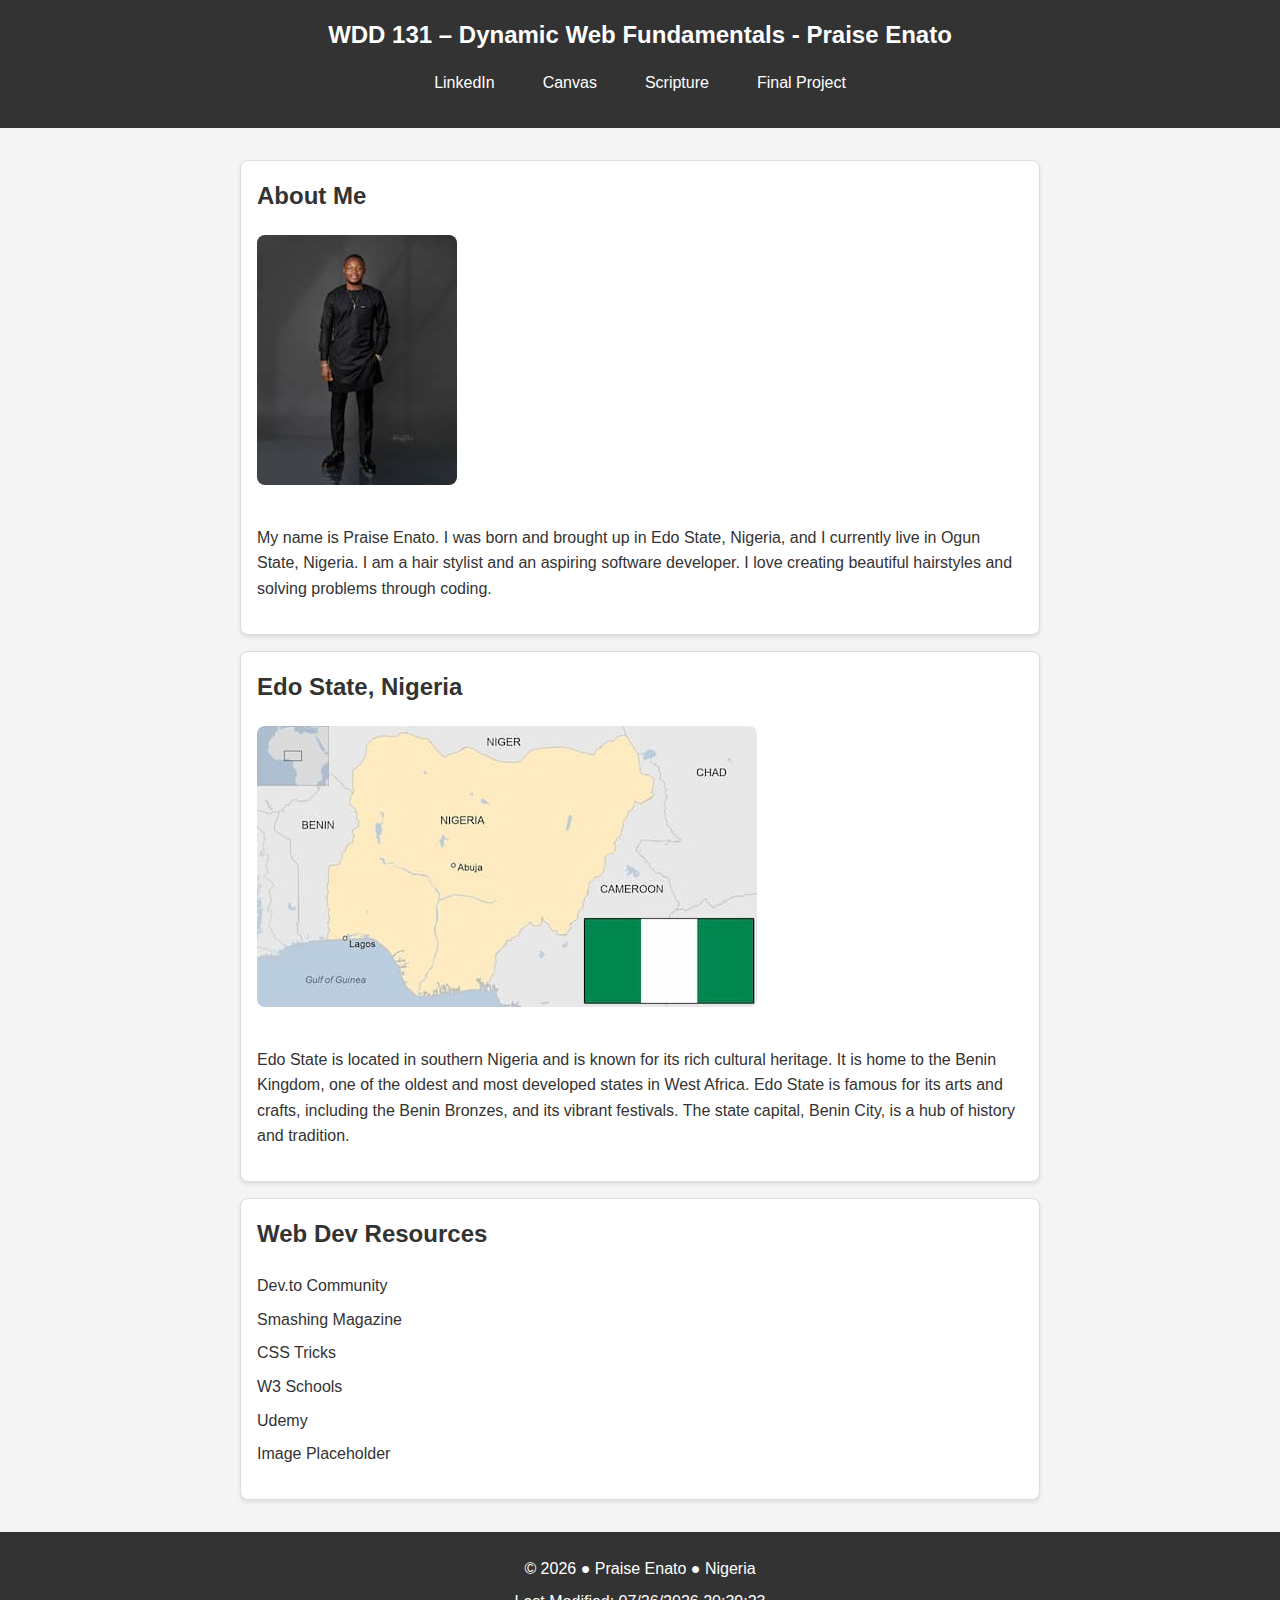
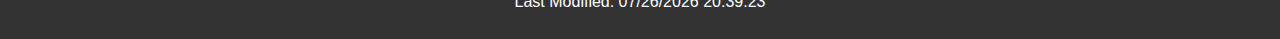
<file: index.html>
<!DOCTYPE html>
<html lang="en">
<head>
  <meta charset="UTF-8">
  <meta name="viewport" content="width=device-width, initial-scale=1.0">
  <meta name="description" content="WDD 131 – Dynamic Web Fundamentals - Praise Enato. A course landing page showcasing web development skills.">
  <meta name="author" content="Praise Enato">
  <title>WDD 131 – Dynamic Web Fundamentals - Praise Enato</title>
  <link rel="stylesheet" href="styles/base.css">
  <script src="scripts/getdates.js" defer></script>
</head>
<body>
  <header>
    <h1>WDD 131 – Dynamic Web Fundamentals - Praise Enato</h1>
    <nav>
      <ul>
        <li><a href="https://www.linkedin.com/in/praise-enato-1bb449109/" target="_blank">LinkedIn</a></li>
        <li><a href="https://byupw.instructure.com/" target="_blank">Canvas</a></li>
        <li><a href="https://www.churchofjesuschrist.org/study/scriptures/bofm/1-ne/3?lang=eng&id=p7#p7" target="_blank">Scripture</a></li>
        <li><a href="#">Final Project</a></li>
      </ul>
    </nav>
  </header>
  <main>
    <section class="card">
      <h2>About Me</h2>
      <img src="images/profile.jpg" alt="Praise Enato">
      <p>My name is Praise Enato. I was born and brought up in Edo State, Nigeria, and I currently live in Ogun State, Nigeria. I am a hair stylist and an aspiring software developer. I love creating beautiful hairstyles and solving problems through coding.</p>
    </section>
    <section class="card">
      <h2>Edo State, Nigeria</h2>
      <img src="images/nigeria.jpg" alt="Edo State, Nigeria">
      <p>Edo State is located in southern Nigeria and is known for its rich cultural heritage. It is home to the Benin Kingdom, one of the oldest and most developed states in West Africa. Edo State is famous for its arts and crafts, including the Benin Bronzes, and its vibrant festivals. The state capital, Benin City, is a hub of history and tradition.</p>
    </section>
    <section class="card">
      <h2>Web Dev Resources</h2>
      <ul>
        <li><a href="https://dev.to" target="_blank">Dev.to Community</a></li>
        <li><a href="https://www.smashingmagazine.com" target="_blank">Smashing Magazine</a></li>
        <li><a href="https://css-tricks.com" target="_blank">CSS Tricks</a></li>
        <li><a href="https://www.w3schools.com" target="_blank">W3 Schools</a></li>
        <li><a href="https://www.udemy.com" target="_blank">Udemy</a></li>
        <li><a href="https://placeholder.com" target="_blank">Image Placeholder</a></li>
      </ul>
    </section>
  </main>
  <footer>
    <p>&copy; <span id="currentyear"></span> ● Praise Enato ● Nigeria</p>
    <p id="lastModified"></p>
  </footer>
</body>
</html>
</file>
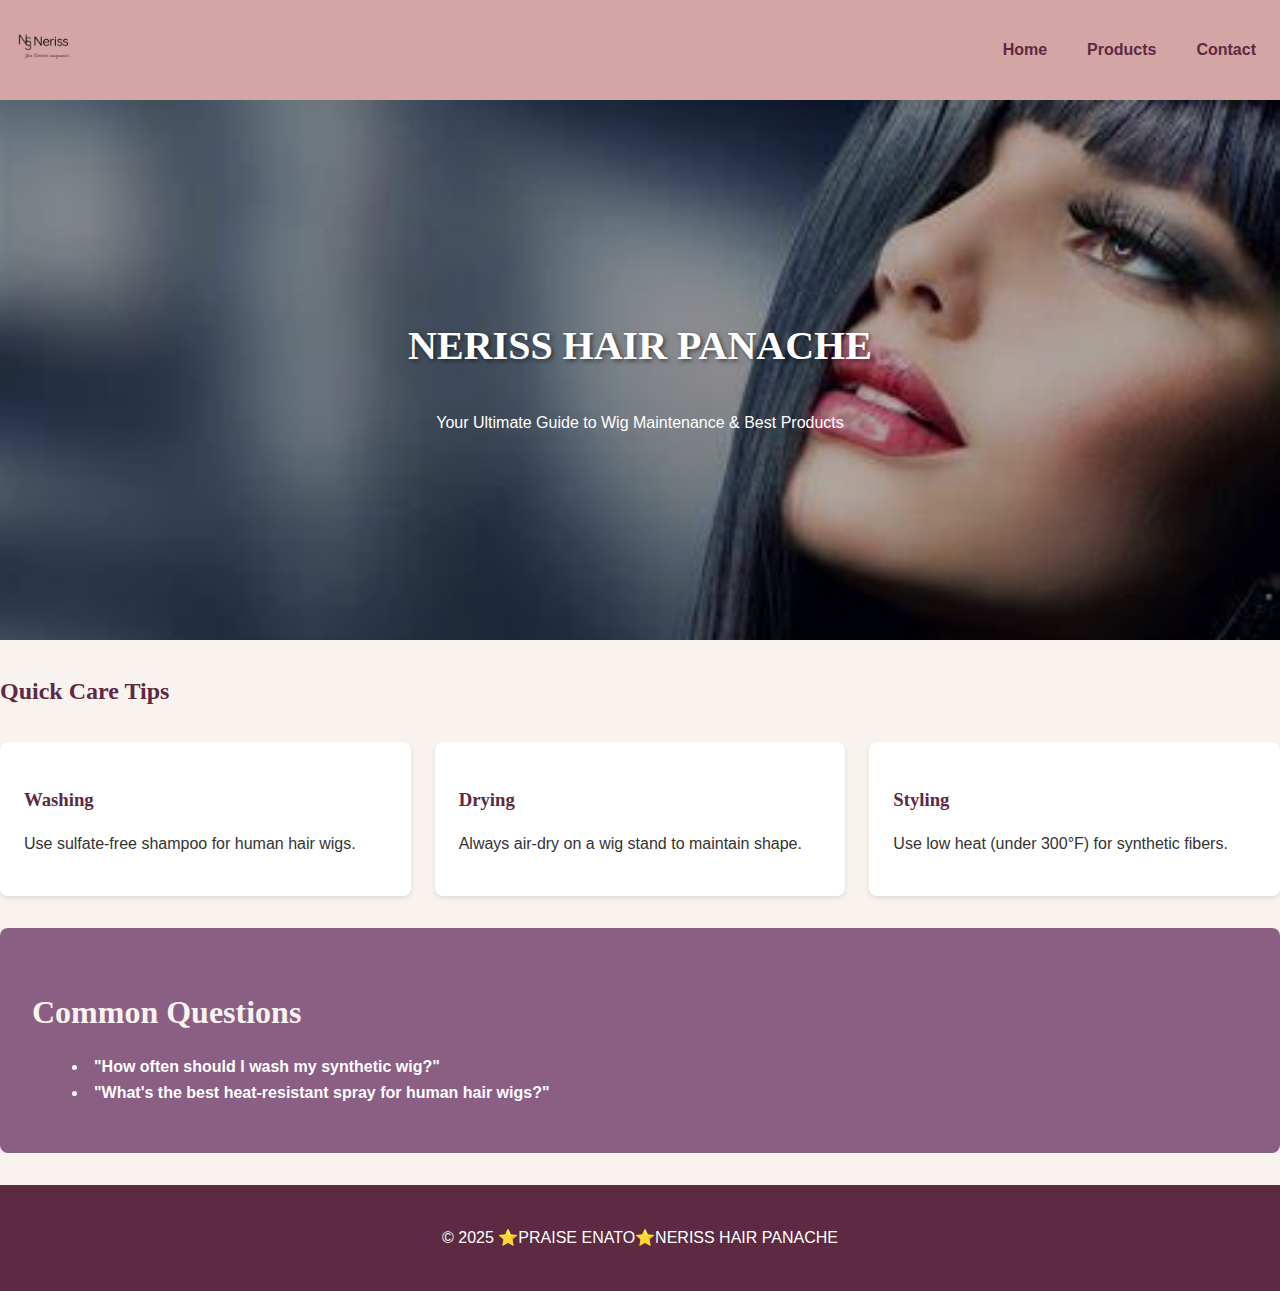
<file: project/index.html>
<!DOCTYPE html>
<html lang="en">
<head>
    <meta charset="UTF-8">
    <meta name="viewport" content="width=device-width, initial-scale=1.0">
    <meta name="description" content="website project for NERISS HAIR CARE, a guide to wig maintenance and best products.">
    <meta name="author" content="Praise Enato">
    <title>NERISS HAIR CARE - Home</title>
    <link rel="stylesheet" href="styles/main.css">
    <link rel="stylesheet" href="styles/home.css">
</head>
<body>
    <header>
        <div class="logo-container">
            <img src="images/Neriss-logo.png" alt="NERISS Logo" class="logo" loading="lazy">
        </div>
        <button class="hamburger" aria-label="Toggle navigation">
            ☰
        </button>
        <nav>
            <ul class="nav-links">
                <li><a href="index.html" class="active">Home</a></li>
                <li><a href="products.html">Products</a></li>
                <li><a href="contact.html">Contact</a></li>
            </ul>
        </nav>
    </header>

    <main>
        <section class="hero">
            <h1>NERISS HAIR PANACHE</h1>
            <p>Your Ultimate Guide to Wig Maintenance & Best Products</p>
        </section>

        <section class="quick-tips">
            <h2>Quick Care Tips</h2>
            <div class="tip-cards" id="tipContainer">
                <!-- JavaScript will populate this -->
            </div>
        </section>

        <section class="scenarios">
            <h2>Common Questions</h2>
            <ul>
                <li><strong>"How often should I wash my synthetic wig?"</strong></li>
                <li><strong>"What's the best heat-resistant spray for human hair wigs?"</strong></li>
            </ul>
        </section>
    </main>

    <footer>
        <p>&copy; 2025 ⭐PRAISE ENATO⭐NERISS HAIR PANACHE </p>
    </footer>

    <script src="scripts/main.js" defer></script>
</body>
</html>
</file>
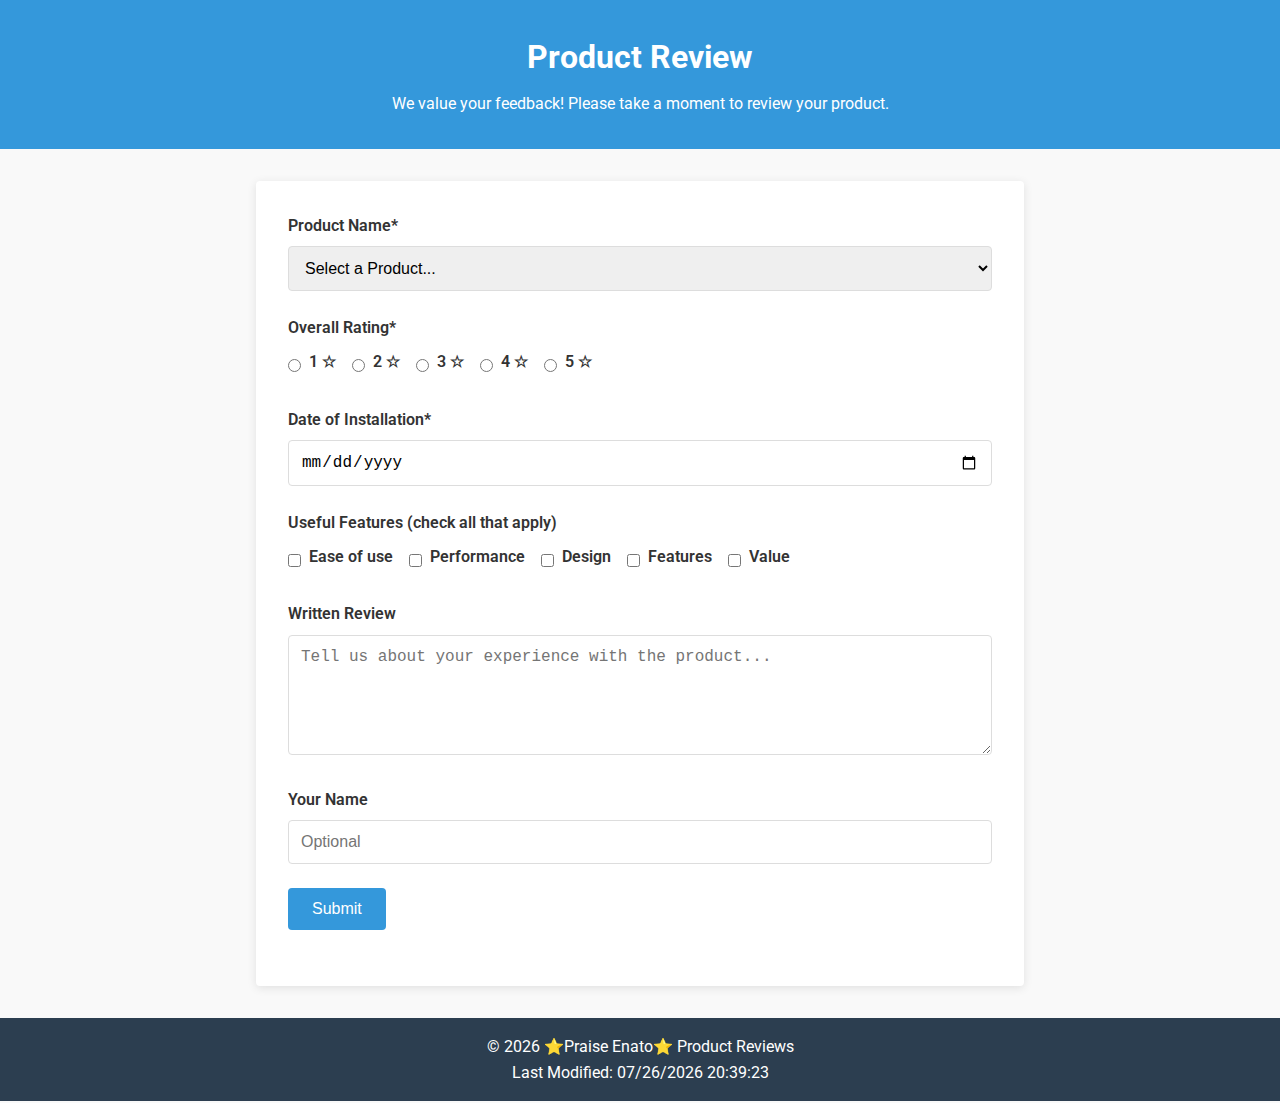
<file: form.html>
<!DOCTYPE html>
<html lang="en">
<head>
    <meta charset="UTF-8">
    <meta name="viewport" content="width=device-width, initial-scale=1.0">
    <meta name="description" content="Product Review Form">
    <meta name="author" content="Praise Enato">
    <title>Product Review Form</title>
    <link rel="preconnect" href="https://fonts.googleapis.com">
    <link rel="preconnect" href="https://fonts.gstatic.com" crossorigin>
    <link href="https://fonts.googleapis.com/css2?family=Roboto:wght@400;500;700&display=swap" rel="stylesheet">
    <link rel="stylesheet" href="styles/form.css">
</head>
<body>
    <header>
        <h1>Product Review</h1>
        <p>We value your feedback! Please take a moment to review your product.</p>
    </header>

    <main>
        <form id="reviewForm" method="get" action="review.html">
            <div class="form-group">
                <label for="productName">Product Name*</label>
                <select id="productName" name="productName" required>
                    <option value="" disabled selected>Select a Product...</option>
                </select>
            </div>

            <div class="form-group">
                <label>Overall Rating*</label>
                <div class="rating-container">
                    <div class="rating-option">
                        <input type="radio" id="rating1" name="rating" value="1" required>
                        <label for="rating1">1 ☆</label>
                    </div>
                    <div class="rating-option">
                        <input type="radio" id="rating2" name="rating" value="2">
                        <label for="rating2">2 ☆</label>
                    </div>
                    <div class="rating-option">
                        <input type="radio" id="rating3" name="rating" value="3">
                        <label for="rating3">3 ☆</label>
                    </div>
                    <div class="rating-option">
                        <input type="radio" id="rating4" name="rating" value="4">
                        <label for="rating4">4 ☆</label>
                    </div>
                    <div class="rating-option">
                        <input type="radio" id="rating5" name="rating" value="5">
                        <label for="rating5">5 ☆</label>
                    </div>
                </div>
            </div>

            <div class="form-group">
                <label for="installationDate">Date of Installation*</label>
                <input type="date" id="installationDate" name="installationDate" required>
            </div>

            <div class="form-group">
                <label>Useful Features (check all that apply)</label>
                <div class="checkbox-group">
                    <div class="checkbox-option">
                        <input type="checkbox" id="feature1" name="usefulFeatures" value="Ease of use">
                        <label for="feature1">Ease of use</label>
                    </div>
                    <div class="checkbox-option">
                        <input type="checkbox" id="feature2" name="usefulFeatures" value="Performance">
                        <label for="feature2">Performance</label>
                    </div>
                    <div class="checkbox-option">
                        <input type="checkbox" id="feature3" name="usefulFeatures" value="Design">
                        <label for="feature3">Design</label>
                    </div>
                    <div class="checkbox-option">
                        <input type="checkbox" id="feature4" name="usefulFeatures" value="Features">
                        <label for="feature4">Features</label>
                    </div>
                    <div class="checkbox-option">
                        <input type="checkbox" id="feature5" name="usefulFeatures" value="Value">
                        <label for="feature5">Value</label>
                    </div>
                </div>
            </div>

            <div class="form-group">
                <label for="writtenReview">Written Review</label>
                <textarea id="writtenReview" name="writtenReview" rows="5" placeholder="Tell us about your experience with the product..."></textarea>
            </div>

            <div class="form-group">
                <label for="userName">Your Name</label>
                <input type="text" id="userName" name="userName" placeholder="Optional">
            </div>

            <div class="form-group">
                <input type="submit" value="Submit">
            </div>
        </form>
    </main>

    <footer>
        <p>&copy; <span id="currentYear"></span> ⭐Praise Enato⭐ Product Reviews</p>
        <p>Last Modified: <span id="lastModified"></span></p>
    </footer>

    <script src="scripts/form.js"></script>
    <script>
        document.getElementById('currentYear').textContent = new Date().getFullYear();
        document.getElementById('lastModified').textContent = document.lastModified;
    </script>
</body>
</html>
</file>
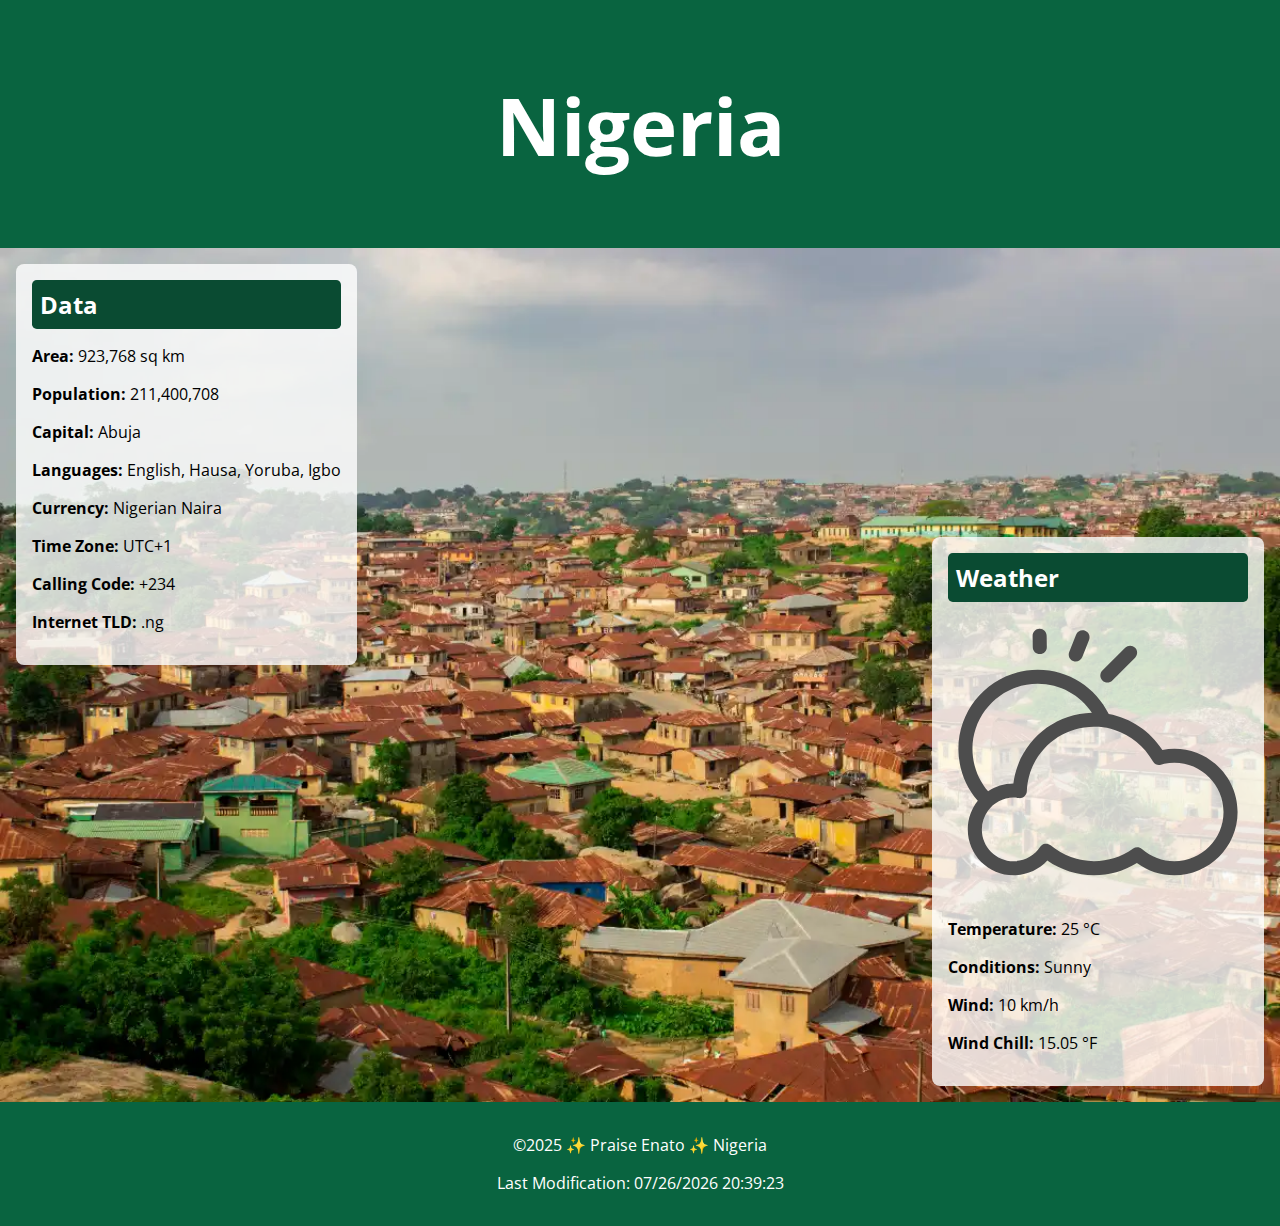
<file: place.html>
<!DOCTYPE html>
<html lang="en">
<head>
    <meta charset="UTF-8">
    <meta name="viewport" content="width=device-width, initial-scale=1.0">
    <meta name="description" content="country page">
    <meta name="author" content="Praise Enato">
    <title>Nigeria Country Page</title>
    <link rel="stylesheet" href="styles/place.css">
    <script src="scripts/place.js" defer></script>
    <link rel="preconnect" href="https://fonts.googleapis.com">
    <link rel="preconnect" href="https://fonts.gstatic.com" crossorigin>
    <link href="https://fonts.googleapis.com/css2?family=Open+Sans:wght@400;700&display=swap" rel="stylesheet">
</head>
<body>
    <header>
        <h1>Nigeria</h1>
    </header>

    <main>
        <section id="large-image">
            <img src="images/nigeria1.webp" alt="Large Image of Nigeria" 
                 srcset="images/nigeria-small.webp 480w, 
                         images/nigeria-mid.webp 800w, 
                         images/nigeria-large.webp 1200w"
                 sizes="(max-width: 480px) 100vw, 
                        (max-width: 800px) 100vw, 
                        1200px">
            <div class="overlay-container">
                <div class="data-card">
                    <h2>Data</h2>
                    <p><strong>Area:</strong> 923,768 sq km</p>
                    <p><strong>Population:</strong> 211,400,708</p>
                    <p><strong>Capital:</strong> Abuja</p>
                    <p><strong>Languages:</strong> English, Hausa, Yoruba, Igbo</p>
                    <p><strong>Currency:</strong> Nigerian Naira</p>
                    <p><strong>Time Zone:</strong> UTC+1</p>
                    <p><strong>Calling Code:</strong> +234</p>
                    <p><strong>Internet TLD:</strong> .ng</p>
                </div>
                <div class="weather-card">
                    <h2>Weather </h2>
                    <img src="images/weather-icon.svg" class="weather-icon" alt="Weather icon">
                    <p><strong>Temperature:</strong> 25 °C</p>
                    <p><strong>Conditions:</strong> Sunny</p>
                    <p><strong>Wind:</strong> 10 km/h</p>
                    <p><strong>Wind Chill:</strong> <span id="windChill"></span></p>
                </div>
            </div>
        </section>
    </main>

    <footer>
        <p>©2025<span id="currentYear"></span> ✨ Praise Enato ✨ Nigeria</p>
        <p>Last Modification: <span id="lastModified"></span></p>
    </footer>
</body>
</html>
</file>
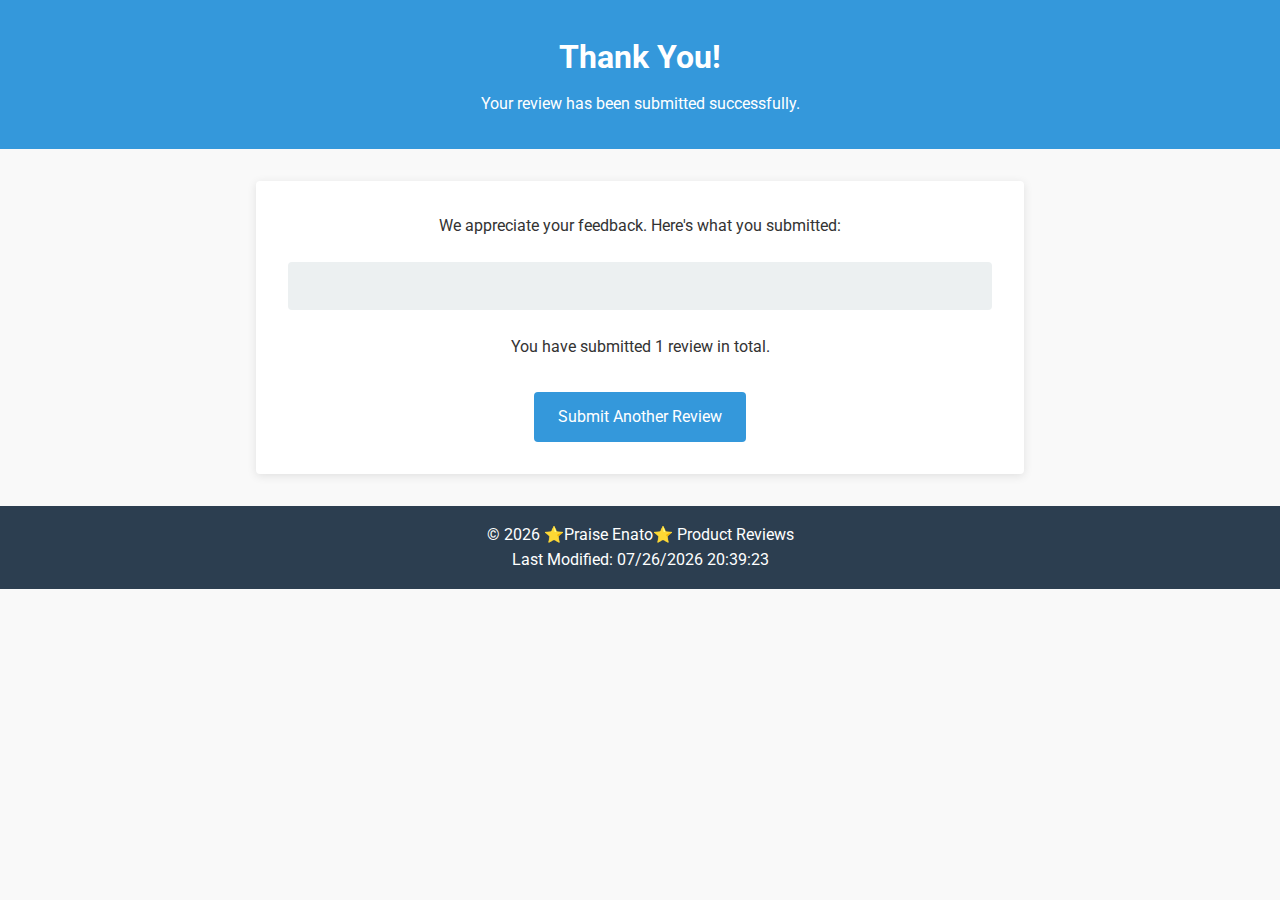
<file: review.html>
<!DOCTYPE html>
<html lang="en">
<head>
    <meta charset="UTF-8">
    <meta name="viewport" content="width=device-width, initial-scale=1.0">
    <title>Review Submitted</title>
    <link rel="preconnect" href="https://fonts.googleapis.com">
    <link rel="preconnect" href="https://fonts.gstatic.com" crossorigin>
    <link href="https://fonts.googleapis.com/css2?family=Roboto:wght@400;500;700&display=swap" rel="stylesheet">
    <link rel="stylesheet" href="styles/form.css">
</head>
<body>
    <header>
        <h1>Thank You!</h1>
        <p>Your review has been submitted successfully.</p>
    </header>

    <main>
        <div class="confirmation-message">
            <p>We appreciate your feedback. Here's what you submitted:</p>
            
            <div id="reviewDetails"></div>
            
            <p id="reviewCounter"></p>
            
            <a href="form.html" class="button">Submit Another Review</a>
        </div>
    </main>

    <footer>
        <p>&copy; <span id="currentYear"></span> ⭐Praise Enato⭐ Product Reviews</p>
        <p>Last Modified: <span id="lastModified"></span></p>
    </footer>

    <script src="scripts/form.js"></script>
    <script>
        const urlParams = new URLSearchParams(window.location.search);
        const reviewDetails = document.getElementById('reviewDetails');
        
        if (urlParams.has('productName')) {
            reviewDetails.innerHTML += `<p><strong>Product:</strong> ${urlParams.get('productName')}</p>`;
        }
        if (urlParams.has('rating')) {
            reviewDetails.innerHTML += `<p><strong>Rating:</strong> ${'★'.repeat(urlParams.get('rating'))} (${urlParams.get('rating')}/5)</p>`;
        }
        if (urlParams.has('installationDate')) {
            reviewDetails.innerHTML += `<p><strong>Installation Date:</strong> ${new Date(urlParams.get('installationDate')).toLocaleDateString()}</p>`;
        }
        if (urlParams.has('usefulFeatures')) {
            reviewDetails.innerHTML += `<p><strong>Useful Features:</strong> ${Array.from(urlParams.getAll('usefulFeatures')).join(', ')}</p>`;
        }
        if (urlParams.has('writtenReview') && urlParams.get('writtenReview').trim() !== '') {
            reviewDetails.innerHTML += `<p><strong>Your Review:</strong> ${urlParams.get('writtenReview')}</p>`;
        }
        if (urlParams.has('userName') && urlParams.get('userName').trim() !== '') {
            reviewDetails.innerHTML += `<p><strong>Submitted by:</strong> ${urlParams.get('userName')}</p>`;
        }
        
        let reviewCount = localStorage.getItem('reviewCount') || 0;
        reviewCount = parseInt(reviewCount) + 1;
        localStorage.setItem('reviewCount', reviewCount);
        document.getElementById('reviewCounter').textContent = `You have submitted ${reviewCount} review${reviewCount !== 1 ? 's' : ''} in total.`;
        
        document.getElementById('currentYear').textContent = new Date().getFullYear();
        document.getElementById('lastModified').textContent = document.lastModified;
    </script>
</body>
</html>
</file>
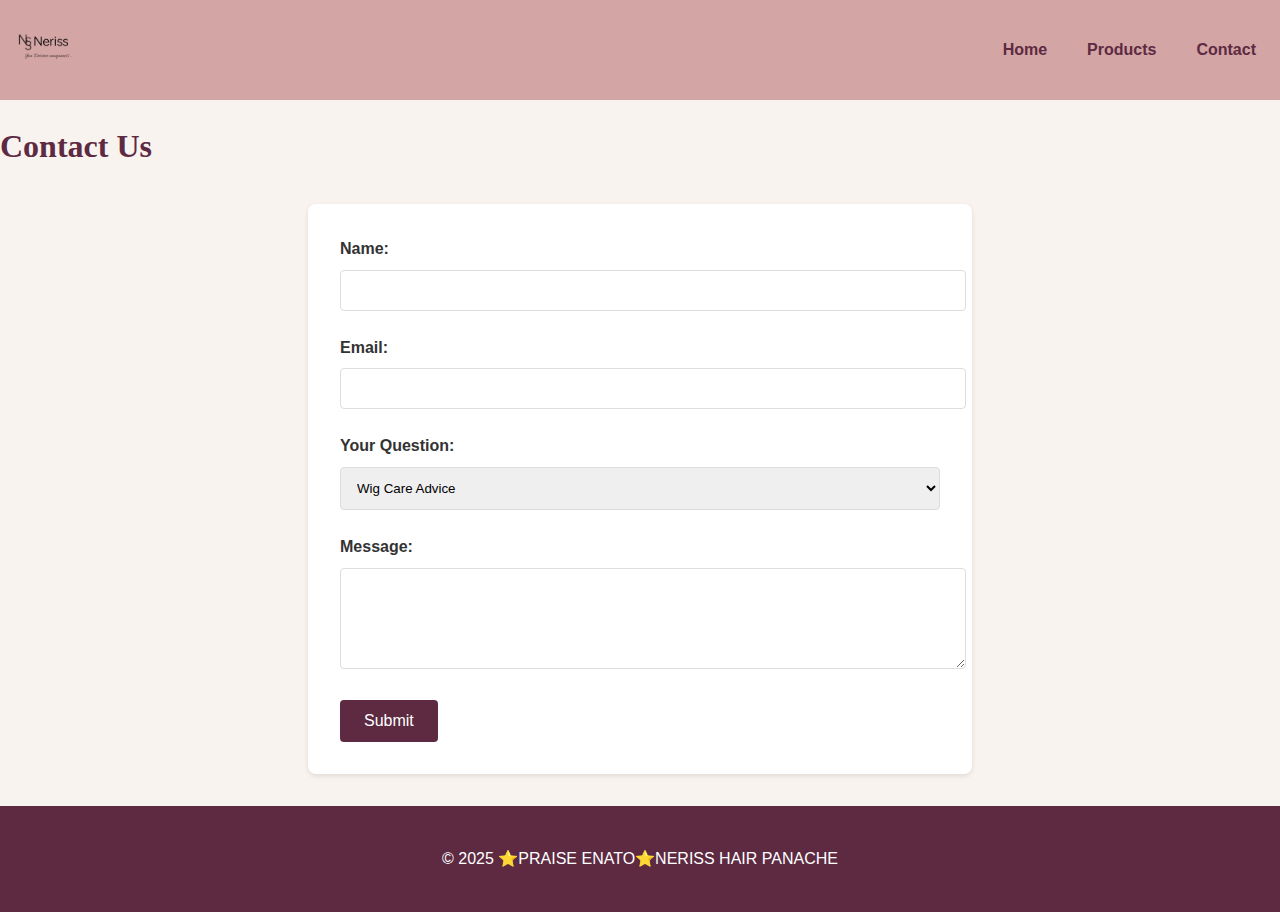
<file: project/contact.html>
<!DOCTYPE html>
<html lang="en">
<head>
    <meta charset="UTF-8">
    <meta name="viewport" content="width=device-width, initial-scale=1.0">
    <title>NERISS HAIR CARE - Contact</title>
    <link rel="stylesheet" href="styles/main.css">
    <link rel="stylesheet" href="styles/contact.css">
</head>
<body>
    <header>
        <div class="logo-container">
            <img src="images/Neriss-logo.png" alt="NERISS Logo" class="logo" loading="lazy">
        </div>
        <button class="hamburger" aria-label="Toggle navigation">
            ☰
        </button>
        <nav>
            <ul class="nav-links">
                <li><a href="index.html">Home</a></li>
                <li><a href="products.html">Products</a></li>
                <li><a href="contact.html" class="active">Contact</a></li>
            </ul>
        </nav>
    </header>

    <main>
        <h1>Contact Us</h1>
        
        <form id="contactForm">
            <div class="form-group">
                <label for="name">Name:</label>
                <input type="text" id="name" required>
            </div>
            
            <div class="form-group">
                <label for="email">Email:</label>
                <input type="email" id="email" required>
            </div>
            
            <div class="form-group">
                <label for="question">Your Question:</label>
                <select id="question">
                    <option value="care">Wig Care Advice</option>
                    <option value="product">Product Recommendation</option>
                    <option value="other">Other</option>
                </select>
            </div>
            
            <div class="form-group">
                <label for="message">Message:</label>
                <textarea id="message" rows="5" required></textarea>
            </div>
            
            <button type="submit">Submit</button>
        </form>
        
        <div id="formResponse"></div>
    </main>

    <footer>
        <p>&copy; 2025 ⭐PRAISE ENATO⭐NERISS HAIR PANACHE </p>
    </footer>

    <script src="scripts/main.js" defer></script>
</body>
</html>
</file>
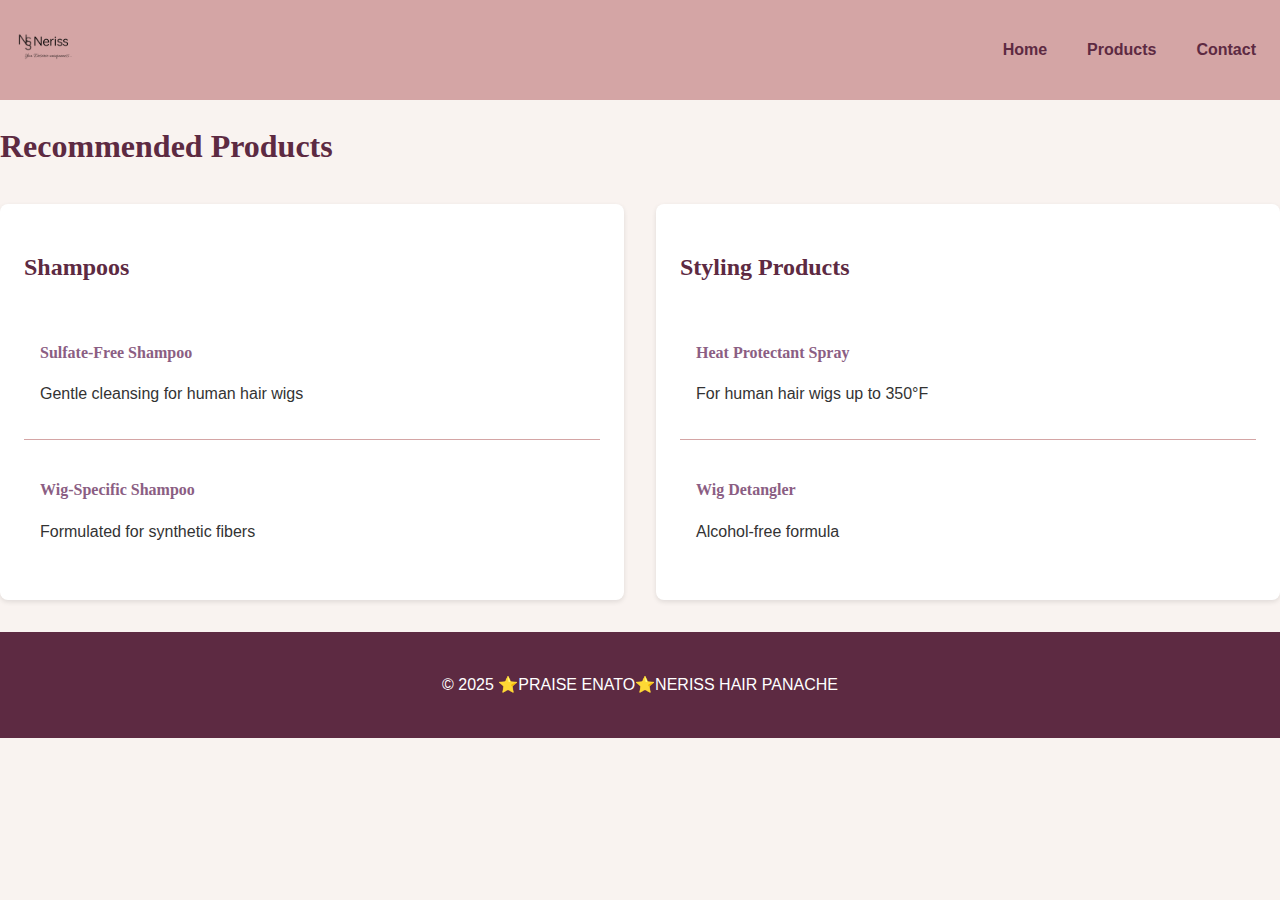
<file: project/products.html>
<!DOCTYPE html>
<html lang="en">
<head>
    <meta charset="UTF-8">
    <meta name="viewport" content="width=device-width, initial-scale=1.0">
    <title>NERISS HAIR CARE - Products</title>
    <link rel="stylesheet" href="styles/main.css">
    <link rel="stylesheet" href="styles/products.css">
</head>
<body>
    <header>
        <div class="logo-container">
            <img src="images/Neriss-logo.png" alt="NERISS Logo" class="logo" loading="lazy">
        </div>
        <button class="hamburger" aria-label="Toggle navigation">
            ☰
        </button>
        <nav>
            <ul class="nav-links">
                <li><a href="index.html">Home</a></li>
                <li><a href="products.html" class="active">Products</a></li>
                <li><a href="contact.html">Contact</a></li>
            </ul>
        </nav>
    </header>

    <main>
        <h1>Recommended Products</h1>
        
        <section class="product-categories">
            <div class="category" id="shampoos">
                <h2>Shampoos</h2>
                <div class="product-list"></div>
            </div>
            
            <div class="category" id="styling">
                <h2>Styling Products</h2>
                <div class="product-list"></div>
            </div>
        </section>
    </main>

    <footer>
        <p>&copy; 2025 ⭐PRAISE ENATO⭐NERISS HAIR PANACHE </p>
    </footer>

    <script src="scripts/main.js" defer></script>
</body>
</html>
</file>
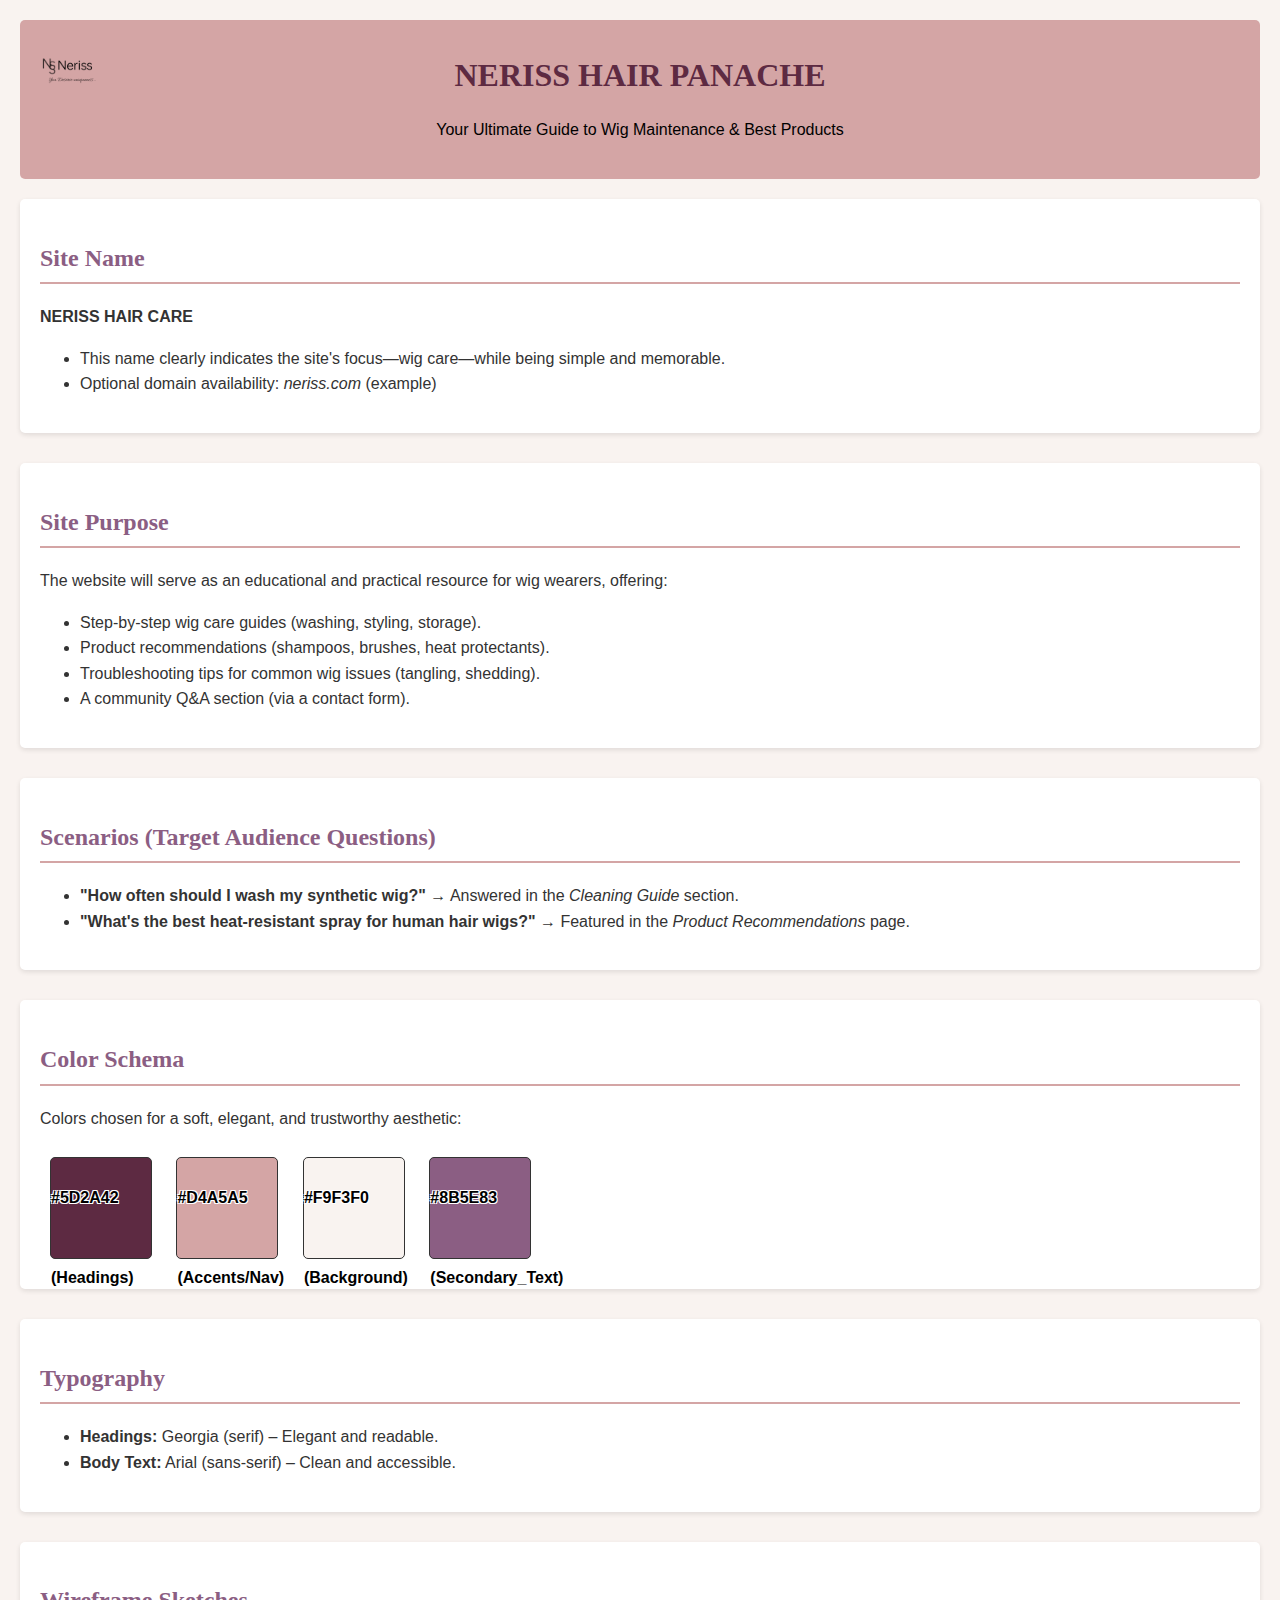
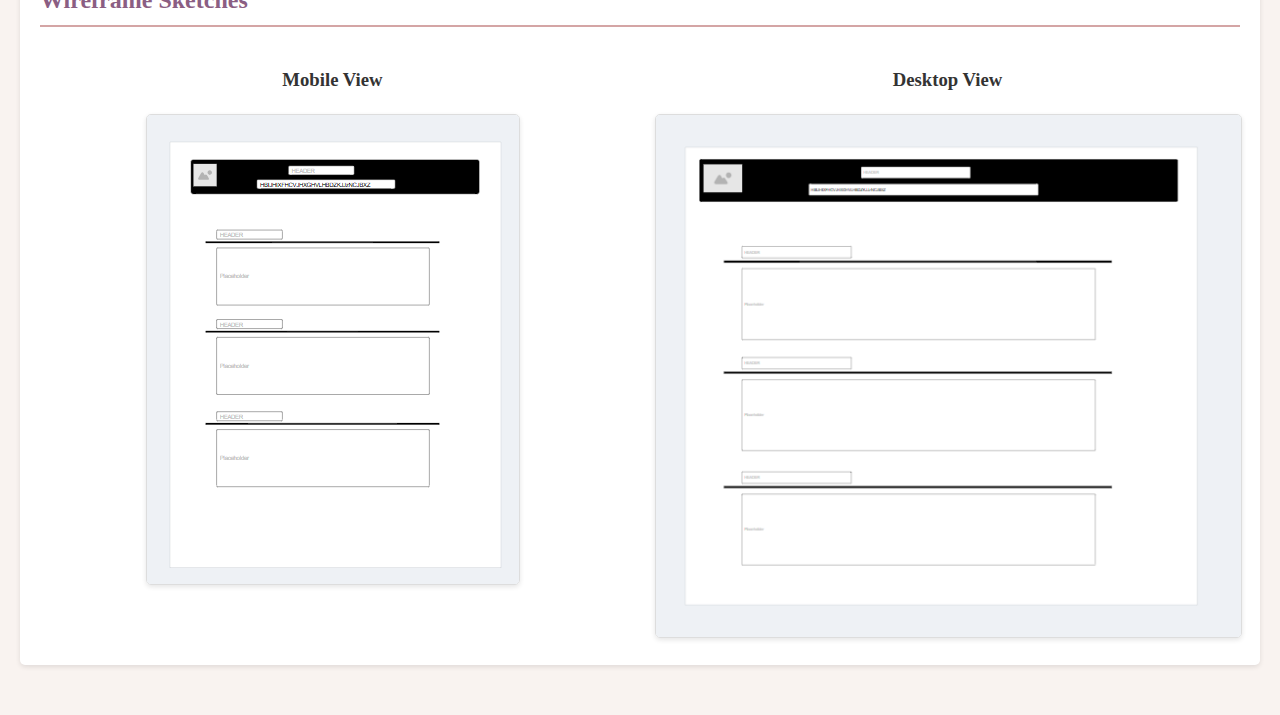
<file: project/siteplan.html>
<!DOCTYPE html>
<html lang="en">
<head>
    <meta charset="UTF-8">
    <meta name="viewport" content="width=device-width, initial-scale=1.0">
    <title>NERISS HAIR CARE - site plan</title>
    <link rel="stylesheet" href="styles/siteplan.css">
</head>
<body>
    <header>
        <div class="logo-container">
            <img src="images/Neriss-logo.png" alt="neriss Logo" class="logo">
        </div>
        <h1>NERISS HAIR PANACHE</h1>
        <p>Your Ultimate Guide to Wig Maintenance & Best Products</p>
    </header>

    <section id="site-name">
        <h2>Site Name</h2>
        <p><strong>NERISS HAIR CARE</strong></p>
        <ul>
            <li>This name clearly indicates the site's focus—wig care—while being simple and memorable.</li>
            <li>Optional domain availability: <em>neriss.com</em> (example)</li>
        </ul>
    </section>

    <section id="site-purpose">
        <h2>Site Purpose</h2>
        <p>The website will serve as an educational and practical resource for wig wearers, offering:</p>
        <ul>
            <li>Step-by-step wig care guides (washing, styling, storage).</li>
            <li>Product recommendations (shampoos, brushes, heat protectants).</li>
            <li>Troubleshooting tips for common wig issues (tangling, shedding).</li>
            <li>A community Q&A section (via a contact form).</li>
        </ul>
    </section>

    <section id="scenarios">
        <h2>Scenarios (Target Audience Questions)</h2>
        <ul>
            <li><strong>"How often should I wash my synthetic wig?"</strong> → Answered in the <em>Cleaning Guide</em> section.</li>
            <li><strong>"What's the best heat-resistant spray for human hair wigs?"</strong> → Featured in the <em>Product Recommendations</em> page.</li>
        </ul>
    </section>

    <section id="color-schema">
        <h2>Color Schema</h2>
        <p>Colors chosen for a soft, elegant, and trustworthy aesthetic:</p>
        <div class="color-swatch primary">#5D2A42 (Headings)</div>
        <div class="color-swatch accent">#D4A5A5 (Accents/Nav)</div>
        <div class="color-swatch background">#F9F3F0 (Background)</div>
        <div class="color-swatch secondary">#8B5E83 (Secondary_Text)</div>
    </section>

    <section id="typography">
        <h2>Typography</h2>
        <ul>
            <li><strong>Headings:</strong> Georgia (serif) – Elegant and readable.</li>
            <li><strong>Body Text:</strong> Arial (sans-serif) – Clean and accessible.</li>
        </ul>
    </section>

    <section id="wireframe">
        <h2>Wireframe Sketches</h2>
        <div class="wireframe-container">
            <div class="wireframe">
                <h3>Mobile View</h3>
                <img src="images/wireframe-phone.png" alt="Mobile Wireframe" class="wireframe-img">
            </div>
            <div class="wireframe">
                <h3>Desktop View</h3>
                <img src="images/wireframe-pc.png" alt="Desktop Wireframe" class="wireframe-img">
            </div>
        </div>
    </section>
</body>
</html>
</file>
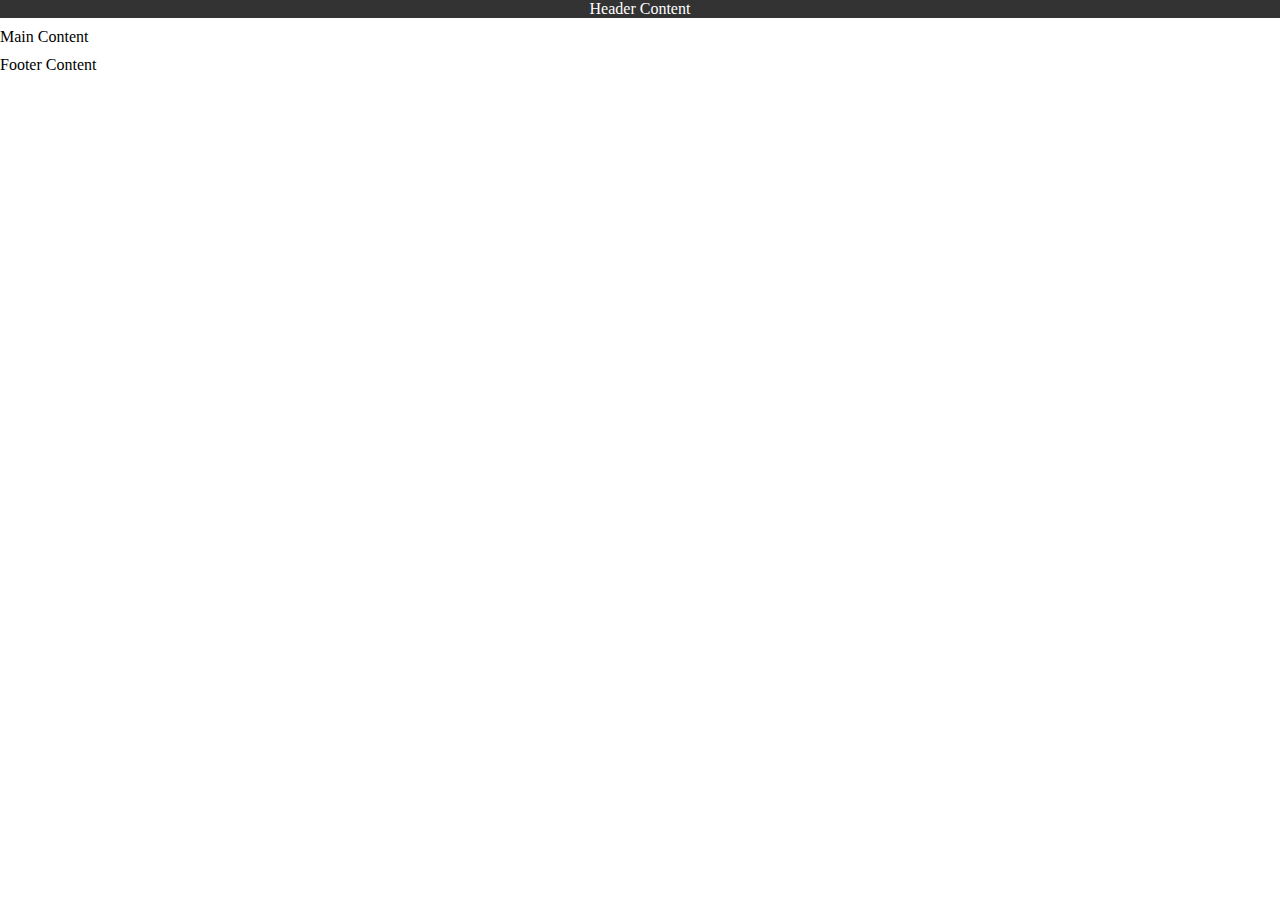
<file: week01/basic-layout.html>
<!DOCTYPE html>
<html lang="en">
<head>
    <meta charset="UTF-8">
    <meta name="viewport" content="width=device-width, initial-scale=1.0">
    <title>Your Name | WDD 131</title>
    <link rel="stylesheet" href="styles/layout.css">
</head>
<body>
    <header>
        <nav>
            Header Content
        </nav>
    </header>
    <main>
        Main Content
    </main>
    <footer>
        Footer Content
    </footer>
</body>
</html>
</file>
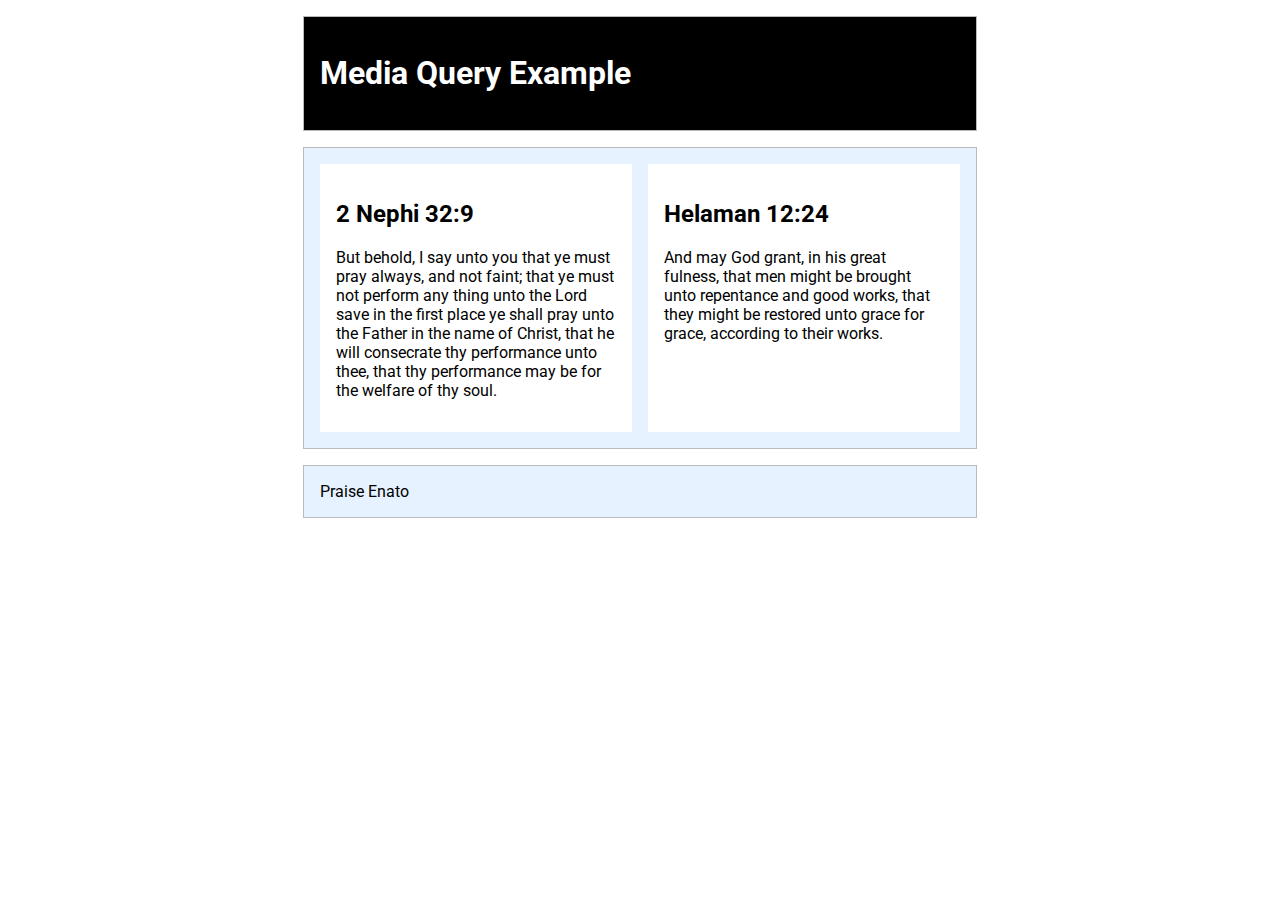
<file: week02/media-query.html>
<!DOCTYPE html>
<html lang="en">
<head>
  <meta charset="UTF-8">
  <meta name="viewport" content="width=device-width, initial-scale=1.0">
  <title>WDD 131 – Media Query Example</title>
  <meta name="description" content="Media query learning activity example page.">
  <meta name="author" content="Praise Enato">
  <link rel="preconnect" href="https://fonts.googleapis.com">
  <link rel="preconnect" href="https://fonts.gstatic.com" crossorigin>
  <link href="https://fonts.googleapis.com/css2?family=Roboto&display=swap" rel="stylesheet">
  <link rel="stylesheet" href="styles/media-query.css">
  <link rel="stylesheet" href="styles/media-query-large.css">
</head>
<body>
  <header>
    <h1>Media Query Example</h1>
  </header>
  <main>
    <section>
      <h2>2 Nephi 32:9</h2>
      <p>But behold, I say unto you that ye must pray always, and not faint; that ye must not perform any thing unto the Lord save in the first place ye shall pray unto the Father in the name of Christ, that he will consecrate thy performance unto thee, that thy performance may be for the welfare of thy soul.</p>
    </section>
    <section>
      <h2>Helaman 12:24</h2>
      <p>And may God grant, in his great fulness, that men might be brought unto repentance and good works, that they might be restored unto grace for grace, according to their works.</p>
    </section>
  </main>
  <footer>
    Praise Enato
  </footer>
</body>
</html>
</file>
<file: styles/base.css>
/* General Styles */
body {
    font-family: 'Roboto', sans-serif;
    margin: 0;
    padding: 0;
    line-height: 1.6;
    color: #333;
    background-color: #f4f4f4;
  }
  
  header, footer {
    background-color: #333;
    color: #fff;
    text-align: center;
    padding: 1rem 0;
  }
  
  header h1 {
    margin: 0;
    font-size: 1.5rem;
  }
  
  nav ul {
    list-style: none;
    padding: 0;
    display: flex;
    justify-content: center;
    gap: 1rem;
  }
  
  nav a {
    color: #fff;
    text-decoration: none;
    padding: 0.5rem 1rem;
    transition: background-color 0.3s;
  }
  
  nav a:hover {
    background-color: #555;
  }
  
  main {
    max-width: 800px;
    margin: 2rem auto;
    padding: 0 1rem;
  }
  
  .card {
    background-color: #fff;
    border: 1px solid #ddd;
    border-radius: 8px;
    padding: 1rem;
    margin-bottom: 1rem;
    box-shadow: 0 2px 4px rgba(0, 0, 0, 0.1);
  }
  
  .card img {
    max-width: 100%;
    height: auto;
    border-radius: 8px;
    margin-bottom: 1rem;
  }
  
  .card h2 {
    margin-top: 0;
  }
  
  .card ul {
    list-style: none;
    padding: 0;
  }
  
  .card ul li {
    margin-bottom: 0.5rem;
  }
  
  .card ul li a {
    color: #333;
    text-decoration: none;
    transition: color 0.3s;
  }
  
  .card ul li a:hover {
    color: #555;
  }
  
  footer p {
    margin: 0.5rem 0;
  }
</file>
<file: project/styles/main.css>
/* Global Styles - Valid CSS with no duplication */
:root {
    --primary: #5d2a42;    /* From color schema */
    --secondary: #8b5e83;  /* From color schema */
    --accent: #d4a5a5;     /* From color schema */
    --background: #f9f3f0; /* From color schema */
    --text-light: #ffffff;
    --text-dark: #333333;
}

/* Typography - From site plan */
body {
    font-family: 'Arial', sans-serif; /* Body font from plan */
    line-height: 1.6;
    color: var(--text-dark);
    background-color: var(--background);
    margin: 0;
    padding: 0;
}

h1, h2, h3, h4 {
    font-family: 'Georgia', serif; /* Heading font from plan */
    color: var(--primary);
    margin-bottom: 1rem;
}

/* Layout - PARC compliant */
.container {
    width: 100%;
    max-width: 1200px;
    margin: 0 auto;
    padding: 0 1rem;
}

/* Header/Nav - Responsive */
header {
    background-color: var(--accent);
    padding: 1rem;
    display: flex;
    justify-content: space-between;
    align-items: center;
    position: relative;
}

.logo {
    height: 60px;
    width: auto;
}

nav ul {
    display: flex;
    list-style: none;
    gap: 1.5rem;
}

nav a {
    color: var(--primary);
    text-decoration: none;
    font-weight: bold;
    padding: 0.5rem;
}

/* Hamburger Button */
.hamburger {
    display: none;
    background: none;
    border: none;
    font-size: 2rem;
    cursor: pointer;
    color: var(--primary);
    position: absolute;
    top: 1rem;
    right: 1rem;
    z-index: 10;
}

/* Hide navigation links by default in mobile view */
.nav-links {
    display: flex;
    gap: 1.5rem;
    list-style: none;
}

.nav-links.hidden {
    display: none;
}

/* Footer */
footer {
    background-color: var(--primary);
    color: var(--text-light);
    text-align: center;
    padding: 1.5rem;
    margin-top: 2rem;
}

/* Responsive Design - No PARC violations */
@media (max-width: 768px) {
    header {
        flex-direction: column;
    }
    
    nav ul {
        flex-direction: column;
        background-color: var(--accent);
        position: absolute;
        top: 4rem;
        right: 0;
        width: 100%;
        padding: 1rem;
        box-shadow: 0 2px 5px rgba(0, 0, 0, 0.1);
    }

    nav ul {
        flex-direction: column;
        gap: 0.5rem;
        align-items: center;
    }

    .hamburger {
        display: block;
    }

    .nav-links {
        display: none;
        flex-direction: column;
        gap: 1rem;
    }

    .nav-links.active {
        display: flex;
    }
}
</file>
<file: project/styles/home.css>
/* Homepage Specific Styles */
.hero {
    background-image: linear-gradient(rgba(0,0,0,0.3), rgba(0,0,0,0.3)), url('../images/hero-banner.jpg');
    background-size: cover;
    background-position: center;
    height: 60vh;
    display: flex;
    flex-direction: column;
    justify-content: center;
    align-items: center;
    text-align: center;
    color: var(--text-light);
    margin-bottom: 2rem;
}

.hero h1 {
    color: var(--text-light);
    font-size: 2.5rem;
    text-shadow: 2px 2px 4px rgba(0,0,0,0.5);
}

.tip-cards {
    display: grid;
    grid-template-columns: repeat(auto-fit, minmax(300px, 1fr));
    gap: 1.5rem;
    margin: 2rem 0;
}

.tip-card {
    background-color: var(--text-light);
    padding: 1.5rem;
    border-radius: 8px;
    box-shadow: 0 2px 5px rgba(0,0,0,0.1);
}

.scenarios {
    background-color: var(--secondary);
    color: var(--text-light);
    padding: 2rem;
    border-radius: 8px;
}

.scenarios h2 {
    color: var(--background);
    font-size: 2rem;
}

.scenarios ul {
    list-style-position: inside;
}
</file>
<file: styles/form.css>
/* Google Font */
body {
    font-family: 'Roboto', sans-serif;
}

/* Base Styles */
:root {
    --primary-color: #3498db;
    --secondary-color: #2980b9;
    --accent-color: #e74c3c;
    --light-color: #ecf0f1;
    --dark-color: #2c3e50;
    --success-color: #2ecc71;
    --text-color: #333;
    --border-radius: 4px;
}

* {
    box-sizing: border-box;
    margin: 0;
    padding: 0;
}

body {
    line-height: 1.6;
    color: var(--text-color);
    background-color: #f9f9f9;
    padding: 0;
    margin: 0;
}

header {
    background-color: var(--primary-color);
    color: white;
    padding: 2rem;
    text-align: center;
    margin-bottom: 2rem;
}

header h1 {
    margin-bottom: 0.5rem;
}

main {
    max-width: 800px;
    margin: 0 auto;
    padding: 0 1rem;
}

footer {
    background-color: var(--dark-color);
    color: white;
    text-align: center;
    padding: 1rem;
    margin-top: 2rem;
}

/* Form Styles */
form {
    background-color: white;
    padding: 2rem;
    border-radius: var(--border-radius);
    box-shadow: 0 2px 10px rgba(0, 0, 0, 0.1);
}

.form-group {
    margin-bottom: 1.5rem;
}

label {
    display: block;
    margin-bottom: 0.5rem;
    font-weight: 600;
}

input[type="text"],
input[type="date"],
select,
textarea {
    width: 100%;
    padding: 0.75rem;
    border: 1px solid #ddd;
    border-radius: var(--border-radius);
    font-size: 1rem;
    transition: border-color 0.3s;
}

input[type="text"]:focus,
input[type="date"]:focus,
select:focus,
textarea:focus {
    border-color: var(--primary-color);
    outline: none;
}

textarea {
    resize: vertical;
    min-height: 120px;
}

.rating-container,
.checkbox-group {
    display: flex;
    flex-wrap: wrap;
    gap: 1rem;
    margin-top: 0.5rem;
}

.rating-option,
.checkbox-option {
    display: flex;
    align-items: center;
}

.rating-option input[type="radio"],
.checkbox-option input[type="checkbox"] {
    margin-right: 0.5rem;
}

input[type="submit"] {
    background-color: var(--primary-color);
    color: white;
    border: none;
    padding: 0.75rem 1.5rem;
    font-size: 1rem;
    border-radius: var(--border-radius);
    cursor: pointer;
    transition: background-color 0.3s;
}

input[type="submit"]:hover {
    background-color: var(--secondary-color);
}

/* Confirmation Page Styles */
.confirmation-message {
    background-color: white;
    padding: 2rem;
    border-radius: var(--border-radius);
    box-shadow: 0 2px 10px rgba(0, 0, 0, 0.1);
    text-align: center;
}

.confirmation-message p {
    margin-bottom: 1rem;
}

#reviewDetails {
    text-align: left;
    background-color: var(--light-color);
    padding: 1.5rem;
    border-radius: var(--border-radius);
    margin: 1.5rem 0;
}

#reviewDetails p {
    margin-bottom: 0.75rem;
}

.button {
    display: inline-block;
    background-color: var(--primary-color);
    color: white;
    text-decoration: none;
    padding: 0.75rem 1.5rem;
    border-radius: var(--border-radius);
    transition: background-color 0.3s;
    margin-top: 1rem;
}

.button:hover {
    background-color: var(--secondary-color);
}

/* Responsive Design */
@media (max-width: 600px) {
    .rating-container,
    .checkbox-group {
        flex-direction: column;
        gap: 0.5rem;
    }
    
    header {
        padding: 1.5rem 1rem;
    }
    
    form,
    .confirmation-message {
        padding: 1.5rem;
    }
}
</file>
<file: styles/place.css>
::after, ::before {
    content: none !important;
    display: none !important;
}

:root {
    --primary-color: #096440;
    --secondary-color: #FFFFFF;
    --accent-color: #000000;
    --heading-bg: #0a4b32;
    --card-bg: rgba(255, 255, 255, 0.8);
}

body {
    font-family: 'Open Sans', Arial, sans-serif;
    margin: 0;
    padding: 0;
    color: var(--accent-color);
    background-color: var(--secondary-color);
}

header {
    background-color: var(--primary-color);
    color: var(--secondary-color);
    padding: 1rem;
    text-align: center;
    font-size: 2rem;
}

main {
    position: relative;
}

#large-image img {
    width: 100%;
    height: auto;
    display: block;
}

.overlay-container {
    position: absolute;
    top: 0;
    left: 0;
    width: 100%;
    height: 100%;
    display: flex;
    justify-content: space-between;
    flex-direction: column;
}

.data-card {
    position: absolute;
    top: 1rem;
    left: 1rem;
    background-color: var(--card-bg);
    color: var(--accent-color);
    padding: 1rem;
    border-radius: 0.5rem;
    max-width: 300px;
}

.data-card h2 {
    background-color: var(--heading-bg);
    color: var(--secondary-color);
    padding: 0.5rem;
    border-radius: 0.3rem;
    margin-top: 0;
    margin-bottom: 0.5rem;
}

.weather-card {
    position: absolute;
    bottom: 1rem;
    right: 1rem;
    background-color: var(--card-bg);
    color: var(--accent-color);
    padding: 1rem;
    border-radius: 0.5rem;
    max-width: 250px;
}

.weather-heading {
    display: flex;
    align-items: center;
    gap: 0.5rem;
    margin-bottom: 0.5rem;
}

.weather-card h2 {
    background-color: var(--heading-bg);
    color: var(--secondary-color);
    padding: 0.5rem;
    border-radius: 0.3rem;
    margin: 0;
}

.weather-icon {
    width: 60px;
    height: 60px;
    transition: all 0.3s ease;
    display: block;
}

footer {
    text-align: center;
    padding: 1rem;
    background-color: var(--primary-color);
    color: var(--secondary-color);
}

@media (min-width: 768px) {
    header {
        font-size: 2.5rem;
    }
    
    .data-card {
        max-width: 350px;
    }
    
    .weather-card {
        max-width: 300px;
    }

    .weather-icon {
        width: 24px;
        height: 24px;
    }
    
    .weather-heading {
        flex-direction: row;
        align-items: center;
    }
}

@media (max-width: 767px) {
    .weather-icon {
        margin: 0 auto 0.5rem;
    }
    
    .weather-heading {
        flex-direction: column;
        text-align: center;
    }
    
    .weather-heading h2 {
        margin-top: 0.5rem;
    }
}
</file>
<file: project/styles/contact.css>
/* Contact Form Styles */
form {
    max-width: 600px;
    margin: 2rem auto;
    background-color: var(--text-light);
    padding: 2rem;
    border-radius: 8px;
    box-shadow: 0 2px 5px rgba(0,0,0,0.1);
}

.form-group {
    margin-bottom: 1.5rem;
}

label {
    display: block;
    margin-bottom: 0.5rem;
    font-weight: bold;
}

input, select, textarea {
    width: 100%;
    padding: 0.75rem;
    border: 1px solid #ddd;
    border-radius: 4px;
    font-family: inherit;
}

button {
    background-color: var(--primary);
    color: var(--text-light);
    border: none;
    padding: 0.75rem 1.5rem;
    border-radius: 4px;
    cursor: pointer;
    font-size: 1rem;
}

button:hover {
    background-color: var(--secondary);
}

.success {
    color: green;
    text-align: center;
    margin-top: 1rem;
}
</file>
<file: project/styles/products.css>
/* Product Guide Styles */
.product-categories {
    display: grid;
    grid-template-columns: repeat(auto-fit, minmax(300px, 1fr));
    gap: 2rem;
    margin: 2rem 0;
}

.category {
    background-color: var(--text-light);
    padding: 1.5rem;
    border-radius: 8px;
    box-shadow: 0 2px 5px rgba(0,0,0,0.1);
}

.product-list {
    margin-top: 1rem;
}

.product {
    padding: 1rem;
    border-bottom: 1px solid var(--accent);
}

.product:last-child {
    border-bottom: none;
}

.product h4 {
    color: var(--secondary);
}
</file>
<file: project/styles/siteplan.css>
/* Base Styles */
body {
    font-family: 'Arial', sans-serif;
    line-height: 1.6;
    color: #333;
    background-color: #f9f3f0;
    margin: 0;
    padding: 20px;
}

header {
    background-color: #d4a5a5;
    color: black;
    text-align: center;
    padding: 20px;
    position: relative;
    border-radius: 5px;
    margin-bottom: 20px;
}

.logo-container {
    position: absolute;
    top: 20px;
    left: 20px;
}

.logo {
    height: 60px;
    width: auto;
}

h1, h2, h3 {
    font-family: 'Georgia', serif;
}

h1 {
    color: #5d2a42;
    margin: 0;
    padding-top: 10px;
}

h2 {
    color: #8b5e83;
    border-bottom: 2px solid #d4a5a5;
    padding-bottom: 5px;
}

section {
    margin-bottom: 30px;
    padding: 20px;
    background-color: white;
    border-radius: 5px;
    box-shadow: 0 2px 5px rgba(0,0,0,0.1);
}

/* Color Swatches */
.color-swatch {
    display: inline-flex;
    width: 100px;
    height: 100px;
    margin: 10px;
    border: 1px solid #333;
    text-align: left;
    line-height: 80px;
    font-weight: bold;
    border-radius: 5px;
    text-shadow: 
        -1px -1px 0 white,
        1px -1px 0 white,
        -1px 1px 0 white,
        1px 1px 0 white;
}

.primary {
    background-color: #5d2a42;
    color: black;
}

.accent {
    background-color: #d4a5a5;
    color: black;
}

.background {
    background-color: #f9f3f0;
    color: black;
}

.secondary {
    background-color: #8b5e83;
    color: black;
}

/* Wireframe Styles */
.wireframe-container {
    display: flex;
    flex-wrap: wrap;
    gap: 30px;
    justify-content: center;
}

.wireframe {
    flex: 1;
    min-width: 300px;
    text-align: center;
}

.wireframe-img {
    max-width: 100%;
    height: auto;
    border: 1px solid #ddd;
    border-radius: 5px;
    box-shadow: 0 2px 5px rgba(0,0,0,0.1);
}

/* Responsive Adjustments */
@media (max-width: 768px) {
    .logo {
        height: 40px;
    }
    .logo-container {
        top: 10px;
        right: 10px;
    }
}
</file>
<file: week01/styles/layout.css>
body {
    display: grid;
    grid-template-rows: auto 1fr auto;
    gap: 10px;
    margin: 0;
    padding: 0;
}
nav {
    display: flex;
    justify-content: space-around;
    align-items: center;
    background-color: #333;
    color: white;
}
</file>
<file: week02/styles/media-query.css>
body {
    font-family: 'Roboto', sans-serif;
  }
  
  header, main, footer {
    max-width: 640px;
    margin: 1rem auto;
    border: 1px solid #bbb;
    padding: 1rem;
    background-color: #e6f2ff;
  }
  
  main {
    display: grid;
    grid-template-columns: 1fr;
    gap: 1rem;
  }
  
  section {
    padding: 1rem;
    background-color: #fff;
  }
</file>
<file: week02/styles/media-query-large.css>
@media screen and (min-width: 500px) {
    header {
      background-color: black;
      color: white;
    }
  
    main {
      grid-template-columns: 1fr 1fr;
    }
  }
</file>
